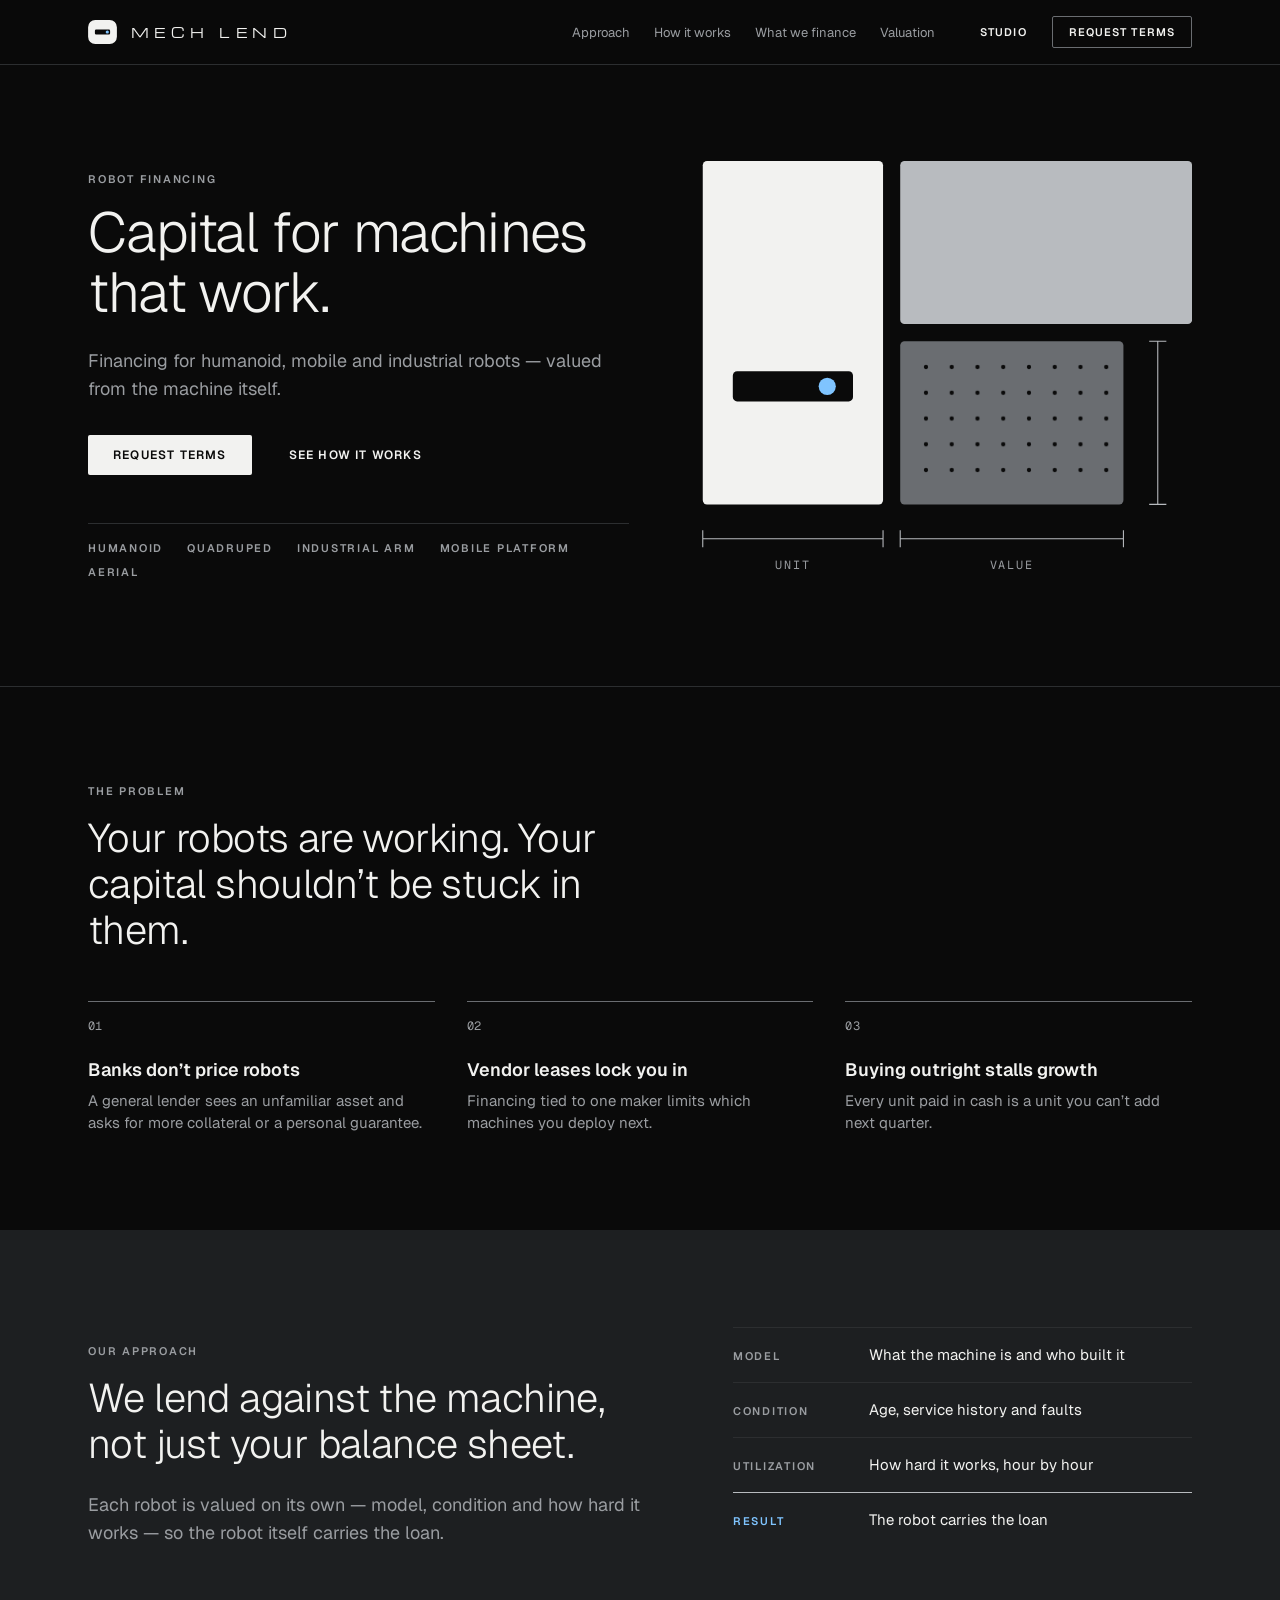
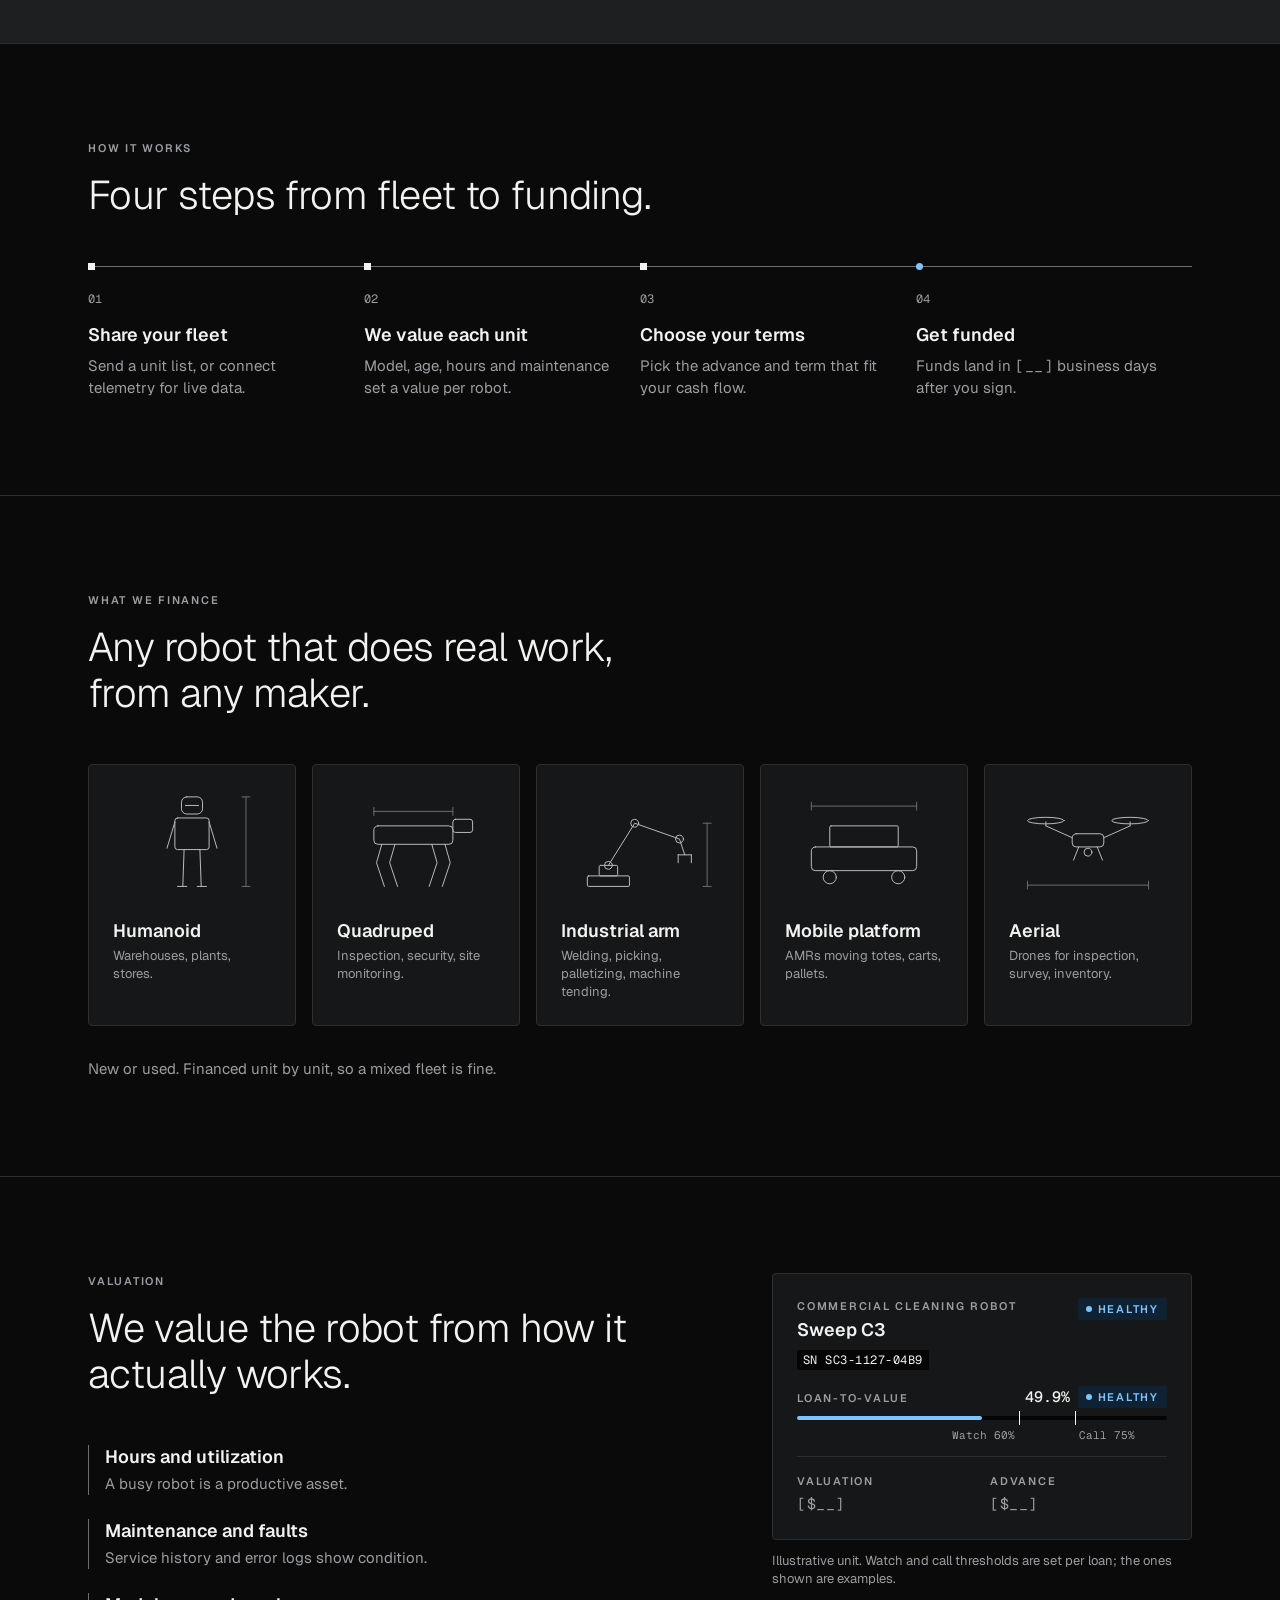
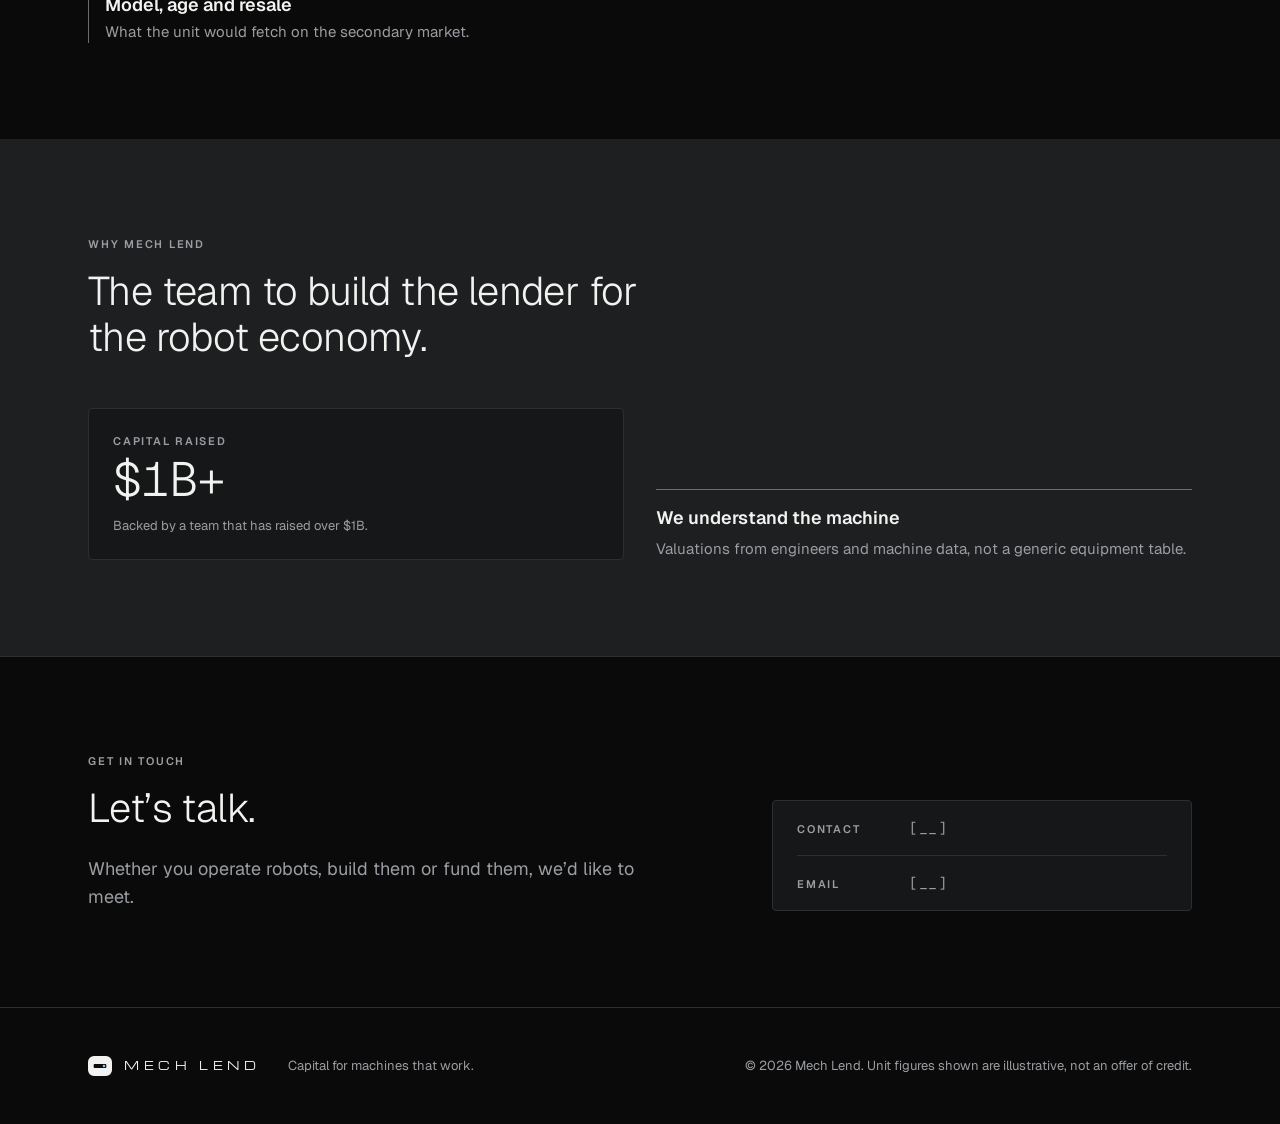
<file: index.html>
<!doctype html>
<html lang="en">
<head>
<meta charset="utf-8">
<meta name="viewport" content="width=device-width, initial-scale=1">
<title>Mech Lend — Capital for machines that work.</title>
<meta name="description" content="Financing for humanoid, mobile and industrial robots, valued from the machine itself. Any robot that does real work, from any maker.">
<meta name="color-scheme" content="dark light">
<meta name="theme-color" content="#0a0a0a">

<meta property="og:type" content="website">
<meta property="og:site_name" content="Mech Lend">
<meta property="og:title" content="Mech Lend — Capital for machines that work.">
<meta property="og:description" content="Financing for humanoid, mobile and industrial robots, valued from the machine itself.">
<meta name="robots" content="noindex, nofollow">
<meta property="og:url" content="https://alfred-pennyworth-ai.github.io/mech-lend-website/">
<meta property="og:image" content="https://alfred-pennyworth-ai.github.io/mech-lend-website/assets/og-image.png">
<meta property="og:image:width" content="1200">
<meta property="og:image:height" content="630">
<meta property="og:image:alt" content="The Mech Lend Visor mark on a black stage.">
<meta name="twitter:card" content="summary_large_image">
<meta name="twitter:title" content="Mech Lend — Capital for machines that work.">
<meta name="twitter:description" content="Financing for humanoid, mobile and industrial robots, valued from the machine itself.">
<meta name="twitter:image" content="https://alfred-pennyworth-ai.github.io/mech-lend-website/assets/og-image.png">

<link rel="icon" href="favicon.svg" type="image/svg+xml">
<link rel="apple-touch-icon" href="assets/apple-touch-icon.png">

<link rel="preconnect" href="https://fonts.googleapis.com">
<link rel="preconnect" href="https://fonts.gstatic.com" crossorigin>
<link rel="stylesheet" href="https://fonts.googleapis.com/css2?family=Michroma&family=Geist:wght@300..700&family=Geist+Mono:wght@400;500&display=swap">
<link rel="stylesheet" href="css/tokens.css">
<link rel="stylesheet" href="css/components.css">
<link rel="stylesheet" href="css/site.css">

<script>
  // Night is the default; Studio only if the visitor chose it before. Runs before paint to avoid a flash.
  try { if (localStorage.getItem('ml-theme') === 'light') document.documentElement.setAttribute('data-theme', 'light'); } catch (e) {}
  document.documentElement.classList.add('js');
</script>
<script src="js/site.js" defer></script>
</head>
<body>
<a class="skip" href="#main">Skip to content</a>

<header class="site-header">
  <div class="wrap header-row">
    <a class="brand" href="#top" aria-label="Mech Lend, home">
      <span class="ml-logo" style="gap:14px">
        <svg class="ml-logo-mark" viewBox="0 0 36 30" width="29" height="24" aria-hidden="true"><path class="mark-ink" fill-rule="evenodd" d="M9 0h18a9 9 0 0 1 9 9v12a9 9 0 0 1-9 9H9a9 9 0 0 1-9-9V9a9 9 0 0 1 9-9zM10 12h16a1.5 1.5 0 0 1 1.5 1.5v3a1.5 1.5 0 0 1-1.5 1.5H10a1.5 1.5 0 0 1-1.5-1.5v-3A1.5 1.5 0 0 1 10 12z"/><circle class="mark-light" cx="24" cy="15" r="2"/></svg>
        <span class="ml-logo-word" style="font-size:13px">MECH LEND</span>
      </span>
    </a>
    <nav class="site-nav" aria-label="Primary">
      <ul>
        <li><a href="#approach">Approach</a></li>
        <li><a href="#how-it-works">How it works</a></li>
        <li><a href="#what-we-finance">What we finance</a></li>
        <li><a href="#valuation">Valuation</a></li>
      </ul>
    </nav>
    <div class="header-actions">
      <button class="ml-btn ml-btn-quiet ml-btn-sm theme-toggle" type="button" aria-label="Switch to Studio theme">Studio</button>
      <a class="ml-btn ml-btn-secondary ml-btn-sm" href="#contact">Request terms</a>
    </div>
  </div>
</header>

<main id="main">

  <!-- 1 · Hero -->
  <section class="hero" id="top" aria-labelledby="hero-title">
    <div class="wrap hero-grid">
      <div class="hero-copy">
        <p class="label">Robot financing</p>
        <h1 id="hero-title" class="display">Capital for machines that work.</h1>
        <p class="lede">Financing for humanoid, mobile and industrial robots — valued from the machine itself.</p>
        <div class="actions">
          <a class="ml-btn ml-btn-primary" href="#contact">Request terms</a>
          <a class="ml-btn ml-btn-quiet" href="#how-it-works">See how it works</a>
        </div>
        <ul class="class-strip" aria-label="Robot classes we finance">
          <li>Humanoid</li><li>Quadruped</li><li>Industrial arm</li><li>Mobile platform</li><li>Aerial</li>
        </ul>
      </div>
      <div class="hero-art" aria-hidden="true">
        <svg viewBox="0 0 480 400" preserveAspectRatio="xMidYMid meet">
          <defs>
            <pattern id="dot-grid" width="24" height="24" patternUnits="userSpaceOnUse" x="220" y="180">
              <circle class="cut" cx="12" cy="12" r="2"/>
            </pattern>
          </defs>
          <!-- Visor slab: the mark's head, slot and one light, built at hero scale -->
          <rect class="ink" x="24" y="0" width="168" height="320" rx="4"/>
          <rect class="cut" x="52" y="196" width="112" height="28" rx="4"/>
          <circle class="light pulse" cx="140" cy="210" r="8"/>
          <!-- Modular blocks: brushed metal and steel with a 24px dot grid -->
          <rect class="metal" x="208" y="0" width="272" height="152" rx="4"/>
          <rect class="steel" x="208" y="168" width="208" height="152" rx="4"/>
          <rect x="220" y="180" width="184" height="128" fill="url(#dot-grid)"/>
          <!-- Spec-sheet dimension lines -->
          <g class="dim">
            <path d="M24 344v16M192 344v16M24 352h168"/>
            <path d="M208 344v16M416 344v16M208 352h208"/>
            <path d="M440 168h16M440 320h16M448 168v152"/>
          </g>
          <g class="dim-label">
            <text x="108" y="380" text-anchor="middle">UNIT</text>
            <text x="312" y="380" text-anchor="middle">VALUE</text>
          </g>
        </svg>
      </div>
    </div>
  </section>

  <!-- 4 · Problem -->
  <section class="section" id="problem" aria-labelledby="problem-title">
    <div class="wrap">
      <p class="label">The problem</p>
      <h2 id="problem-title" class="headline">Your robots are working. Your capital shouldn’t be stuck in them.</h2>
      <ol class="grid-3 points">
        <li>
          <span class="index">01</span>
          <h3>Banks don’t price robots</h3>
          <p>A general lender sees an unfamiliar asset and asks for more collateral or a personal guarantee.</p>
        </li>
        <li>
          <span class="index">02</span>
          <h3>Vendor leases lock you in</h3>
          <p>Financing tied to one maker limits which machines you deploy next.</p>
        </li>
        <li>
          <span class="index">03</span>
          <h3>Buying outright stalls growth</h3>
          <p>Every unit paid in cash is a unit you can’t add next quarter.</p>
        </li>
      </ol>
    </div>
  </section>

  <!-- 5 · Approach -->
  <section class="section band" id="approach" aria-labelledby="approach-title">
    <div class="wrap approach-grid">
      <div>
        <p class="label">Our approach</p>
        <h2 id="approach-title" class="headline">We lend against the machine, not just your balance sheet.</h2>
        <p class="lede">Each robot is valued on its own — model, condition and how hard it works — so the robot itself carries the loan.</p>
      </div>
      <dl class="factor-stack">
        <div><dt class="label">Model</dt><dd>What the machine is and who built it</dd></div>
        <div><dt class="label">Condition</dt><dd>Age, service history and faults</dd></div>
        <div><dt class="label">Utilization</dt><dd>How hard it works, hour by hour</dd></div>
        <div class="factor-result"><dt class="label">Result</dt><dd>The robot carries the loan</dd></div>
      </dl>
    </div>
  </section>

  <!-- 6 · How it works -->
  <section class="section" id="how-it-works" aria-labelledby="how-title">
    <div class="wrap">
      <p class="label">How it works</p>
      <h2 id="how-title" class="headline">Four steps from fleet to funding.</h2>
      <ol class="steps">
        <li>
          <span class="index">01</span>
          <h3>Share your fleet</h3>
          <p>Send a unit list, or connect telemetry for live data.</p>
        </li>
        <li>
          <span class="index">02</span>
          <h3>We value each unit</h3>
          <p>Model, age, hours and maintenance set a value per robot.</p>
        </li>
        <li>
          <span class="index">03</span>
          <h3>Choose your terms</h3>
          <p>Pick the advance and term that fit your cash flow.</p>
        </li>
        <li>
          <span class="index">04</span>
          <h3>Get funded</h3>
          <p>Funds land in <span class="tbd" title="To be confirmed">[__]</span> business days after you sign.</p>
        </li>
      </ol>
    </div>
  </section>

  <!-- 7 · What we finance -->
  <section class="section" id="what-we-finance" aria-labelledby="finance-title">
    <div class="wrap">
      <p class="label">What we finance</p>
      <h2 id="finance-title" class="headline">Any robot that does real work, from any maker.</h2>
      <ul class="classes">
        <li class="class-card">
          <svg class="spec" viewBox="0 0 120 80" aria-hidden="true">
            <rect x="52" y="6" width="16" height="13" rx="4"/><path d="M55 12.5h10"/>
            <rect x="47" y="22" width="26" height="24" rx="2"/>
            <path d="M47 25l-6 20M73 25l6 20M54 46l-1 28M66 46l1 28M49 74h7M64 74h7"/>
            <path class="dim" d="M98 6h6M98 74h6M101 6v68"/>
          </svg>
          <h3>Humanoid</h3>
          <p>Warehouses, plants, stores.</p>
        </li>
        <li class="class-card">
          <svg class="spec" viewBox="0 0 120 80" aria-hidden="true">
            <rect x="28" y="28" width="60" height="14" rx="3"/><rect x="88" y="23" width="15" height="10" rx="2"/>
            <path d="M34 42l-4 14 6 18M44 42l-4 14 6 18M72 42l4 14-6 18M82 42l4 14-6 18"/>
            <path class="dim" d="M28 14v6M88 14v6M28 17h60"/>
          </svg>
          <h3>Quadruped</h3>
          <p>Inspection, security, site monitoring.</p>
        </li>
        <li class="class-card">
          <svg class="spec" viewBox="0 0 120 80" aria-hidden="true">
            <rect x="20" y="66" width="32" height="8" rx="1"/><rect x="29" y="58" width="14" height="8" rx="1"/>
            <path d="M36 58l20-32 34 12 4 12"/>
            <circle cx="36" cy="58" r="3"/><circle cx="56" cy="26" r="3"/><circle cx="90" cy="38" r="3"/>
            <path d="M89 50h10M89 50v6M99 50v6"/>
            <path class="dim" d="M108 26h6M108 74h6M111 26v48"/>
          </svg>
          <h3>Industrial arm</h3>
          <p>Welding, picking, palletizing, machine tending.</p>
        </li>
        <li class="class-card">
          <svg class="spec" viewBox="0 0 120 80" aria-hidden="true">
            <rect x="34" y="28" width="52" height="16" rx="1"/>
            <rect x="20" y="44" width="80" height="18" rx="3"/>
            <circle cx="34" cy="67" r="5"/><circle cx="86" cy="67" r="5"/>
            <path class="dim" d="M20 10v6M100 10v6M20 13h80"/>
          </svg>
          <h3>Mobile platform</h3>
          <p>AMRs moving totes, carts, pallets.</p>
        </li>
        <li class="class-card">
          <svg class="spec" viewBox="0 0 120 80" aria-hidden="true">
            <rect x="48" y="34" width="24" height="10" rx="3"/>
            <path d="M48 37L28 28M72 37l20-9M28 28v-3M92 28v-3M53 44l-4 10M67 44l4 10"/>
            <ellipse cx="28" cy="24" rx="14" ry="2.5"/><ellipse cx="92" cy="24" rx="14" ry="2.5"/>
            <circle cx="60" cy="48" r="3"/>
            <path class="dim" d="M14 70v6M106 70v6M14 73h92"/>
          </svg>
          <h3>Aerial</h3>
          <p>Drones for inspection, survey, inventory.</p>
        </li>
      </ul>
      <p class="note">New or used. Financed unit by unit, so a mixed fleet is fine.</p>
    </div>
  </section>

  <!-- 8 · Valuation -->
  <section class="section" id="valuation" aria-labelledby="valuation-title">
    <div class="wrap valuation-grid">
      <div>
        <p class="label">Valuation</p>
        <h2 id="valuation-title" class="headline">We value the robot from how it actually works.</h2>
        <ul class="factors">
          <li>
            <h3>Hours and utilization</h3>
            <p>A busy robot is a productive asset.</p>
          </li>
          <li>
            <h3>Maintenance and faults</h3>
            <p>Service history and error logs show condition.</p>
          </li>
          <li>
            <h3>Model, age and resale</h3>
            <p>What the unit would fetch on the secondary market.</p>
          </li>
        </ul>
      </div>
      <figure class="unit">
        <article class="ml-card" aria-labelledby="unit-title">
          <div class="ml-card-head">
            <div>
              <div class="ml-card-class">Commercial cleaning robot</div>
              <h3 class="ml-card-title" id="unit-title">Sweep C3</h3>
              <span class="ml-serial">SN SC3-1127-04B9</span>
            </div>
            <span class="ml-badge ml-badge-safe">Healthy</span>
          </div>
          <div class="ml-meter" role="meter" aria-label="Loan-to-value" aria-valuenow="49.9" aria-valuemin="0" aria-valuemax="100" aria-valuetext="49.9%, Healthy">
            <div class="ml-meter-head">
              <span class="ml-meter-label">Loan-to-value</span>
              <span class="meter-readout">
                <span class="ml-meter-value">49.9%</span>
                <span class="ml-badge ml-badge-safe">Healthy</span>
              </span>
            </div>
            <div class="ml-meter-track">
              <div class="ml-meter-fill safe" style="width:49.9%"></div>
              <div class="ml-meter-tick" style="left:60%" title="Watch at 60%"></div>
              <div class="ml-meter-tick" style="left:75%" title="Margin call at 75%"></div>
            </div>
            <div class="ml-meter-scale">
              <span class="at-watch" style="left:60%">Watch 60%</span>
              <span class="at-call" style="left:75%">Call 75%</span>
            </div>
          </div>
          <div class="ml-card-stats unit-stats">
            <div class="ml-stat ml-stat-sm">
              <span class="ml-stat-label">Valuation</span>
              <span class="ml-stat-value"><span class="tbd" title="To be confirmed">[$__]</span></span>
            </div>
            <div class="ml-stat ml-stat-sm">
              <span class="ml-stat-label">Advance</span>
              <span class="ml-stat-value"><span class="tbd" title="To be confirmed">[$__]</span></span>
            </div>
          </div>
        </article>
        <figcaption>Illustrative unit. Watch and call thresholds are set per loan; the ones shown are examples.</figcaption>
      </figure>
    </div>
  </section>

  <!-- 9 · Why Mech Lend -->
  <section class="section band" id="why" aria-labelledby="why-title">
    <div class="wrap">
      <p class="label">Why Mech Lend</p>
      <h2 id="why-title" class="headline">The team to build the lender for the robot economy.</h2>
      <div class="track">
        <div class="ml-stat">
          <span class="ml-stat-label">Capital raised</span>
          <span class="ml-stat-value">$1B+</span>
          <span class="ml-stat-note">Backed by a team that has raised over $1B.</span>
        </div>
        <div class="why-point">
          <h3>We understand the machine</h3>
          <p>Valuations from engineers and machine data, not a generic equipment table.</p>
        </div>
      </div>
    </div>
  </section>

  <!-- 10 · Contact -->
  <section class="section contact" id="contact" aria-labelledby="contact-title">
    <div class="wrap contact-grid">
      <div>
        <p class="label">Get in touch</p>
        <h2 id="contact-title" class="headline">Let’s talk.</h2>
        <p class="lede">Whether you operate robots, build them or fund them, we’d like to meet.</p>
      </div>
      <!-- Replace the [__] placeholders with the real contact, then turn the email into a mailto: link. -->
      <dl class="contact-card ml-card">
        <div><dt class="label">Contact</dt><dd><span class="tbd" title="To be confirmed">[__]</span></dd></div>
        <div><dt class="label">Email</dt><dd><span class="tbd" title="To be confirmed">[__]</span></dd></div>
      </dl>
    </div>
  </section>

</main>

<footer class="site-footer">
  <div class="wrap footer-row">
    <span class="ml-logo" style="gap:12px">
      <svg class="ml-logo-mark" viewBox="0 0 36 30" width="24" height="20" aria-hidden="true"><path class="mark-ink" fill-rule="evenodd" d="M9 0h18a9 9 0 0 1 9 9v12a9 9 0 0 1-9 9H9a9 9 0 0 1-9-9V9a9 9 0 0 1 9-9zM10 12h16a1.5 1.5 0 0 1 1.5 1.5v3a1.5 1.5 0 0 1-1.5 1.5H10a1.5 1.5 0 0 1-1.5-1.5v-3A1.5 1.5 0 0 1 10 12z"/><circle class="mark-light" cx="24" cy="15" r="2"/></svg>
      <span class="ml-logo-word" style="font-size:11px">MECH LEND</span>
    </span>
    <p>Capital for machines that work.</p>
    <p class="fine">© <span data-year>2026</span> Mech Lend. Unit figures shown are illustrative, not an offer of credit.</p>
  </div>
</footer>
</body>
</html>
</file>
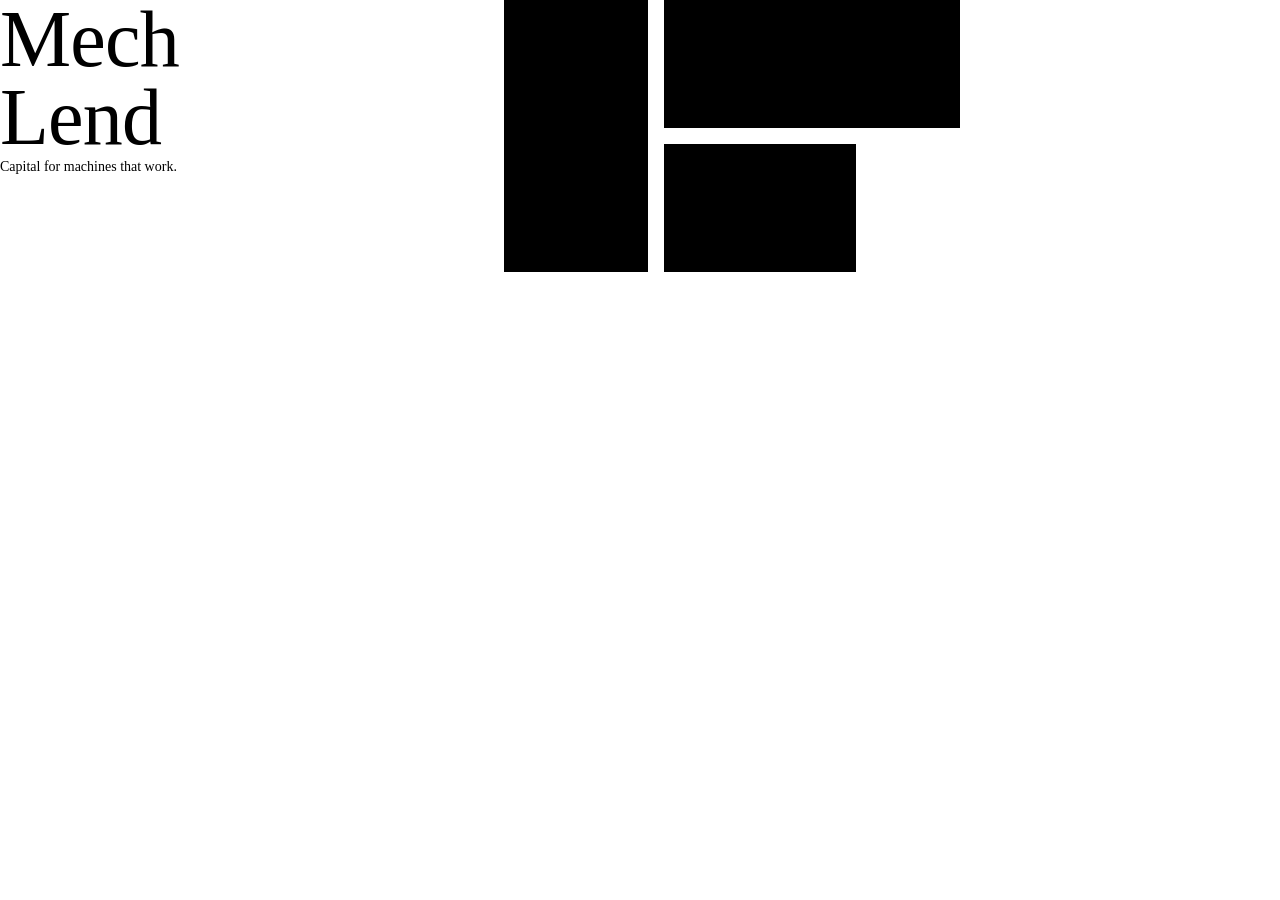
<file: design-system/components/Cover/preview.html>
<!-- @dsCard height=320 -->
<!doctype html>
<html lang="en">
<head>
<meta charset="utf-8">
<title>Mech Lend</title>
<style>
  html, body { margin:0; height:100%; }
  body { background:var(--surface); color:var(--ink); font-family:var(--font-sans); overflow:hidden; }
  .cover { position:relative; width:960px; height:320px; overflow:hidden; }
  .art { position:absolute; top:0; left:480px; width:480px; height:320px; }
  .art svg { display:block; width:480px; height:320px; }
  .ink { fill:var(--ink); }
  .metal { fill:var(--metal); }
  .steel { fill:var(--line-strong); }
  .light { fill:var(--signal); }
  .dot { fill:var(--surface); }
  .blk { rx:var(--radius-md); }
  .sq { rx:var(--radius-sm); }
  .words { position:absolute; left:var(--space-12); bottom:var(--space-8); max-width:440px; }
  .name { margin:0; font-family:var(--font-display); font-size:80px; line-height:.98; font-weight:400; letter-spacing:-.01em; color:var(--ink); }
  .tag { margin:var(--space-4) 0 0 2px; font-size:14px; line-height:20px; color:var(--ink-muted); }
</style>
</head>
<body>
<div class="cover">
<div class="art" aria-hidden="true">
<svg viewBox="0 0 480 320" width="480" height="320">
<!--
  blocks      ink 144×280 slab bled off the top, cut with the Visor's slot and lit by the one signal light (the mark's motif built from the scales) · metal 304×136 bled off top and right · line-strong 192×128 — ≈36% of 960×320
  arrangement one tall slab with a flush modular grid beside it, space-4 gutters, bottoms on one line space-12 above the edge
  pattern     dot grid cut from the ground at space-6 pitch on the line-strong block — "precise, technical, mono, a 4px grid": spec-sheet hardware, thin and exact
  scales      gutters space-4 (16), pitch space-6 (24), slot space-24 × space-6 with radius-md corners (a slit, not a pill), light 14 across, bottom space-12 (48); corners radius-md
-->
<rect class="ink blk" x="24" y="-8" width="144" height="280"/>
<rect class="dot blk" x="48" y="168" width="96" height="24"/>
<circle class="light" cx="124" cy="180" r="7"/>
<rect class="metal blk" x="184" y="-8" width="304" height="136"/>
<rect class="steel blk" x="184" y="144" width="192" height="128"/>
<g class="dot">
<circle cx="208" cy="168" r="2"/><circle cx="232" cy="168" r="2"/><circle cx="256" cy="168" r="2"/><circle cx="280" cy="168" r="2"/><circle cx="304" cy="168" r="2"/><circle cx="328" cy="168" r="2"/><circle cx="352" cy="168" r="2"/>
<circle cx="208" cy="192" r="2"/><circle cx="232" cy="192" r="2"/><circle cx="256" cy="192" r="2"/><circle cx="280" cy="192" r="2"/><circle cx="304" cy="192" r="2"/><circle cx="328" cy="192" r="2"/><circle cx="352" cy="192" r="2"/>
<circle cx="208" cy="216" r="2"/><circle cx="232" cy="216" r="2"/><circle cx="256" cy="216" r="2"/><circle cx="280" cy="216" r="2"/><circle cx="304" cy="216" r="2"/><circle cx="328" cy="216" r="2"/><circle cx="352" cy="216" r="2"/>
<circle cx="208" cy="240" r="2"/><circle cx="232" cy="240" r="2"/><circle cx="256" cy="240" r="2"/><circle cx="280" cy="240" r="2"/><circle cx="304" cy="240" r="2"/><circle cx="328" cy="240" r="2"/><circle cx="352" cy="240" r="2"/>
</g>
</svg>
</div>
<div class="words">
<h1 class="name">Mech<br>Lend</h1>
<p class="tag">Capital for machines that work.</p>
</div>
</div>
</body>
</html>
</file>
<file: css/tokens.css>
/* Mech Lend — generated from tokens.json (source of truth) */
:root {
  --surface: #0a0a0a;
  --surface-raised: #161718;
  --surface-sunken: #050505;
  --line: #2c2e30;
  --line-strong: #6a6d71;
  --ink: #f2f2f0;
  --ink-muted: #9a9da1;
  --primary: #f2f2f0;
  --on-primary: #0a0a0a;
  --metal: #b8bbbf;
  --graphite: #1d1f21;
  --on-graphite: #f2f2f0;
  --signal: #7fc4ff;
  --ltv-safe: var(--signal);
  --ltv-safe-soft: #0f2233;
  --ltv-watch: #f0c05a;
  --ltv-watch-soft: #2e2410;
  --ltv-call: #ff8a7a;
  --ltv-call-soft: #34130f;
  --focus: var(--signal);
  --font-display: Michroma, "Eurostile", "Helvetica Neue", Arial, sans-serif;
  --font-sans: Geist, "Helvetica Neue", Arial, sans-serif;
  --font-mono: "Geist Mono", ui-monospace, Menlo, monospace;
  --space-1: 4px;
  --space-2: 8px;
  --space-3: 12px;
  --space-4: 16px;
  --space-6: 24px;
  --space-8: 32px;
  --space-12: 48px;
  --space-24: 96px;
  --radius-sm: 2px;
  --radius-md: 4px;
  --radius-lg: 8px;
  --shadow-1: none;
  --shadow-2: 0 12px 32px rgba(0, 0, 0, 0.6);
}
[data-theme="light"] {
  --surface: #f4f4f2;
  --surface-raised: #ffffff;
  --surface-sunken: #e9e9e6;
  --line: #d9d9d6;
  --line-strong: #8a8d91;
  --ink: #111111;
  --ink-muted: #5f6266;
  --primary: #111111;
  --on-primary: #f4f4f2;
  --metal: #8a8d91;
  --graphite: #111111;
  --on-graphite: #f2f2f0;
  --signal: #0b63b6;
  --ltv-safe: var(--signal);
  --ltv-safe-soft: #dfecf8;
  --ltv-watch: #8a5a00;
  --ltv-watch-soft: #f6ecd4;
  --ltv-call: #b42318;
  --ltv-call-soft: #f9dcd8;
  --focus: var(--signal);
  --shadow-1: 0 1px 0 rgba(17, 17, 17, 0.05);
  --shadow-2: 0 12px 32px rgba(17, 17, 17, 0.12);
}
</file>
<file: css/components.css>
/* Mech Lend component styles, copied from design-system/components/bundle.css
   (static subset; fonts are loaded by index.html, not @import). */

/* Logo */
.ml-logo { display: inline-flex; align-items: center; color: var(--ink); }
.ml-logo-mark { display: block; flex: none; }
.ml-logo-word { font-family: var(--font-display); letter-spacing: .42em; margin-right: -.42em; line-height: 1; white-space: nowrap; }

/* Button */
.ml-btn { position: relative; font: inherit; font-size: 12px; font-weight: 600; letter-spacing: .1em; text-transform: uppercase; height: 40px; padding: 0 var(--space-6); border-radius: var(--radius-sm); border: 1px solid transparent; cursor: pointer; display: inline-flex; align-items: center; gap: var(--space-2); }
.ml-btn::after { content: ""; position: absolute; inset: -1px; border-radius: inherit; background: currentColor; opacity: 0; pointer-events: none; }
.ml-btn:hover::after { opacity: .1; }
.ml-btn:focus-visible { outline: 2px solid var(--focus); outline-offset: 2px; }
.ml-btn:disabled { opacity: .4; cursor: not-allowed; }
.ml-btn:disabled::after { opacity: 0; }
.ml-btn-sm { height: 32px; padding: 0 var(--space-4); font-size: 11px; }
.ml-btn-primary { background: var(--primary); color: var(--on-primary); }
.ml-btn-secondary { background: transparent; color: var(--ink); border-color: var(--line-strong); }
.ml-btn-quiet { background: transparent; color: var(--ink); }
.ml-btn-danger { background: transparent; color: var(--ltv-call); border-color: var(--ltv-call); }

/* LtvBadge */
.ml-badge { display: inline-flex; align-items: center; gap: 6px; height: 22px; padding: 0 var(--space-2); border-radius: var(--radius-sm); font-size: 11px; line-height: 16px; font-weight: 600; letter-spacing: .16em; text-transform: uppercase; white-space: nowrap; }
.ml-badge::before { content: ""; width: 6px; height: 6px; background: currentColor; }
.ml-badge-safe { background: var(--ltv-safe-soft); color: var(--ltv-safe); }
.ml-badge-safe::before { border-radius: 50%; }
.ml-badge-watch { background: var(--ltv-watch-soft); color: var(--ltv-watch); }
.ml-badge-watch::before { transform: rotate(45deg); }
.ml-badge-call { background: var(--ltv-call-soft); color: var(--ltv-call); }
.ml-badge-neutral { background: var(--surface-sunken); color: var(--ink-muted); }

/* LtvMeter */
.ml-meter { min-width: 240px; }
.ml-meter-head { display: flex; justify-content: space-between; align-items: baseline; margin-bottom: var(--space-2); }
.ml-meter-label { font-size: 11px; line-height: 16px; font-weight: 600; letter-spacing: .16em; text-transform: uppercase; color: var(--ink-muted); }
.ml-meter-value { font-family: var(--font-mono); font-size: 15px; font-weight: 500; font-variant-numeric: tabular-nums; }
.ml-meter-track { position: relative; height: 4px; background: var(--surface-sunken); border-radius: var(--radius-sm); }
.ml-meter-fill { position: absolute; left: 0; top: 0; bottom: 0; border-radius: var(--radius-sm); }
.ml-meter-fill.safe { background: var(--ltv-safe); }
.ml-meter-fill.watch { background: var(--ltv-watch); }
.ml-meter-fill.call { background: var(--ltv-call); }
.ml-meter-tick { position: absolute; top: -5px; bottom: -5px; width: 1px; background: var(--ink); }
.ml-meter-scale { position: relative; height: 16px; margin-top: var(--space-1); font-family: var(--font-mono); font-size: 11px; color: var(--ink-muted); }
.ml-meter-scale span { position: absolute; white-space: nowrap; }
.ml-meter-scale .at-watch { transform: translateX(-100%); padding-right: var(--space-1); }
.ml-meter-scale .at-call { padding-left: var(--space-1); }

/* Stat */
.ml-stat { display: flex; flex-direction: column; gap: var(--space-1); }
.ml-stat-label { font-size: 11px; line-height: 16px; font-weight: 600; letter-spacing: .16em; text-transform: uppercase; color: var(--ink-muted); }
.ml-stat-value { font-family: var(--font-mono); font-size: 32px; line-height: 36px; font-weight: 400; letter-spacing: -.02em; font-variant-numeric: tabular-nums; color: var(--ink); }
.ml-stat-sm .ml-stat-value { font-size: 15px; line-height: 22px; letter-spacing: 0; }
.ml-stat-note { font-size: 13px; line-height: 18px; color: var(--ink-muted); }

/* TextField */
.ml-field { display: flex; flex-direction: column; gap: var(--space-2); max-width: 320px; }
.ml-field-label { font-size: 11px; line-height: 16px; font-weight: 600; letter-spacing: .16em; text-transform: uppercase; color: var(--ink-muted); }
.ml-field-box { display: flex; align-items: center; height: 40px; background: var(--surface-raised); border: 1px solid var(--line-strong); border-radius: var(--radius-sm); padding: 0 var(--space-3); }
.ml-field-box:focus-within { outline: 2px solid var(--focus); outline-offset: 2px; }
.ml-field-box input { flex: 1; min-width: 0; border: 0; background: transparent; color: var(--ink); font: inherit; outline: none; }
.ml-field-box.mono input { font-family: var(--font-mono); font-variant-numeric: tabular-nums; }
.ml-field-unit { font-family: var(--font-mono); font-size: 13px; color: var(--ink-muted); }
.ml-field-unit.pre { margin-right: var(--space-2); }
.ml-field-unit.post { margin-left: var(--space-2); }
.ml-field-help { font-size: 13px; line-height: 18px; color: var(--ink-muted); }
.ml-field.error .ml-field-box { border-color: var(--ltv-call); }
.ml-field.error .ml-field-help { color: var(--ltv-call); }

/* CollateralCard */
.ml-card { background: var(--surface-raised); border: 1px solid var(--line); border-radius: var(--radius-md); box-shadow: var(--shadow-1); padding: var(--space-6); display: flex; flex-direction: column; gap: var(--space-4); max-width: 420px; }
.ml-card-head { display: flex; justify-content: space-between; align-items: flex-start; gap: var(--space-3); }
.ml-card-class { font-size: 11px; line-height: 16px; font-weight: 600; letter-spacing: .16em; text-transform: uppercase; color: var(--ink-muted); }
.ml-card-title { margin: 4px 0 0; font-size: 18px; line-height: 24px; font-weight: 600; }
.ml-serial { display: inline-block; margin-top: var(--space-2); font-family: var(--font-mono); font-size: 12px; line-height: 16px; letter-spacing: .04em; padding: 2px 6px; background: var(--surface-sunken); border-radius: var(--radius-sm); color: var(--ink); }
.ml-card-stats { display: grid; grid-template-columns: 1fr 1fr 1fr; gap: var(--space-4); padding-top: var(--space-4); border-top: 1px solid var(--line); }
.ml-card-foot { display: flex; gap: var(--space-3); }
</file>
<file: css/site.css>
/* Mech Lend marketing site. Tokens come from tokens.css; component classes (ml-*) from components.css. */

*, *::before, *::after { box-sizing: border-box; }
html { scroll-behavior: smooth; -webkit-text-size-adjust: 100%; }
body {
  margin: 0;
  font-family: var(--font-sans);
  font-size: 15px;
  line-height: 22px;
  background: var(--surface);
  color: var(--ink);
  -webkit-font-smoothing: antialiased;
}
h1, h2, h3, p, ol, ul, dl, dd, figure { margin: 0; }
ol, ul { padding: 0; list-style: none; }
a { color: var(--signal); }
svg { display: block; }

/* Focus: 2px solid status light, 2px offset, on every interactive element */
:focus-visible { outline: 2px solid var(--focus); outline-offset: 2px; }
a.ml-btn { text-decoration: none; }

.skip {
  position: absolute; left: var(--space-4); top: -100px; z-index: 20;
  padding: var(--space-2) var(--space-4);
  background: var(--primary); color: var(--on-primary);
  border-radius: var(--radius-sm); font-weight: 600;
}
.skip:focus { top: var(--space-4); }

/* Layout */
.wrap { max-width: 1200px; margin: 0 auto; padding: 0 var(--space-12); }
.section { padding: var(--space-24) 0; border-top: 1px solid var(--line); scroll-margin-top: 64px; }
.band { background: var(--graphite); color: var(--on-graphite); border-top-color: transparent; }
/* Studio graphite is black, so the band borrows Night values to keep contrast */
[data-theme="light"] .band { --ink: var(--on-graphite); --ink-muted: #9a9da1; --line: #2c2e30; --line-strong: #6a6d71; --metal: #b8bbbf; --surface-raised: #1d1f21; --surface-sunken: #050505; --signal: #7fc4ff; --focus: #7fc4ff; --shadow-1: none; }

/* Type, from tokens.json */
.label { font-size: 11px; line-height: 16px; font-weight: 600; letter-spacing: .16em; text-transform: uppercase; color: var(--ink-muted); }
.display { font-size: 56px; line-height: 60px; font-weight: 300; letter-spacing: -.02em; }
.headline { font-size: 40px; line-height: 46px; font-weight: 300; letter-spacing: -.015em; max-width: 22ch; }
h3 { font-size: 18px; line-height: 24px; font-weight: 600; }
.lede { font-size: 18px; line-height: 28px; color: var(--ink-muted); max-width: 46ch; }
.note { margin-top: var(--space-8); color: var(--ink-muted); }
.label + .display, .label + .headline { margin-top: var(--space-4); }
.index { display: block; font-family: var(--font-mono); font-size: 12px; line-height: 16px; letter-spacing: .04em; color: var(--ink-muted); }

/* Unknown facts from the deck, shown as visible placeholders */
.tbd { font-family: var(--font-mono); color: var(--ink-muted); letter-spacing: .04em; }

/* Header */
.site-header {
  position: sticky; top: 0; z-index: 10;
  background: color-mix(in srgb, var(--surface) 92%, transparent);
  -webkit-backdrop-filter: blur(8px); backdrop-filter: blur(8px);
  border-bottom: 1px solid var(--line);
}
.header-row { display: flex; align-items: center; gap: var(--space-8); height: 64px; }
.brand { display: inline-flex; padding: var(--space-1) 0; color: var(--ink); text-decoration: none; border-radius: var(--radius-sm); }
.mark-ink { fill: var(--ink); }
.mark-light { fill: var(--signal); }
.site-nav { margin-left: auto; }
.site-nav ul { display: flex; gap: var(--space-6); }
.site-nav a { color: var(--ink-muted); text-decoration: none; font-size: 13px; line-height: 18px; border-radius: var(--radius-sm); }
.site-nav a:hover { color: var(--ink); }
.header-actions { display: flex; align-items: center; gap: var(--space-3); }
.theme-toggle { padding: 0 var(--space-3); }
html:not(.js) .theme-toggle { display: none; }

/* Hero */
.hero { padding: var(--space-24) 0; }
.hero-grid { display: grid; grid-template-columns: minmax(0, 1.05fr) minmax(0, 1fr); gap: var(--space-12); align-items: center; }
.hero .lede { margin-top: var(--space-6); }
.actions { display: flex; flex-wrap: wrap; gap: var(--space-3); margin-top: var(--space-8); }
.class-strip { display: flex; flex-wrap: wrap; gap: var(--space-2) var(--space-6); margin-top: var(--space-12); padding-top: var(--space-4); border-top: 1px solid var(--line); }
.class-strip li { font-size: 11px; line-height: 16px; font-weight: 600; letter-spacing: .16em; text-transform: uppercase; color: var(--ink-muted); }
.hero-art svg { width: 100%; height: auto; max-height: 520px; }
.hero-art .ink { fill: var(--ink); }
.hero-art .metal { fill: var(--metal); }
.hero-art .steel { fill: var(--line-strong); }
.hero-art .cut { fill: var(--surface); }
.hero-art .light { fill: var(--signal); }
.hero-art .dim { fill: none; stroke: var(--metal); stroke-width: 1; }
.hero-art .dim-label { font-family: var(--font-mono); font-size: 11px; letter-spacing: .16em; fill: var(--ink-muted); }

/* Numbered points */
.grid-3 { display: grid; grid-template-columns: repeat(3, minmax(0, 1fr)); gap: var(--space-8); }
.points { margin-top: var(--space-12); }
.points li { padding-top: var(--space-4); border-top: 1px solid var(--line-strong); }
.points h3 { margin-top: var(--space-6); }
.points p { margin-top: var(--space-2); color: var(--ink-muted); }

/* Approach */
.approach-grid { display: grid; grid-template-columns: minmax(0, 1.3fr) minmax(0, 1fr); gap: var(--space-12); align-items: end; }
.approach-grid .lede { margin-top: var(--space-6); }
.factor-stack > div { display: grid; grid-template-columns: 120px 1fr; gap: var(--space-4); padding: var(--space-4) 0; border-top: 1px solid var(--line); align-items: baseline; }
.factor-stack dd { color: var(--ink); }
.factor-stack .factor-result { border-top: 1px solid var(--metal); }
.factor-result dt { color: var(--signal); }

/* Steps */
.steps { display: grid; grid-template-columns: repeat(4, minmax(0, 1fr)); margin-top: var(--space-12); counter-reset: step; }
.steps li { position: relative; padding: var(--space-6) var(--space-6) 0 0; border-top: 1px solid var(--line-strong); }
.steps li::before { content: ""; position: absolute; left: 0; top: -4px; width: 7px; height: 7px; background: var(--ink); }
.steps li:last-child::before { background: var(--signal); border-radius: 50%; }
.steps h3 { margin-top: var(--space-4); }
.steps p { margin-top: var(--space-2); color: var(--ink-muted); }

/* What we finance */
.classes { display: grid; grid-template-columns: repeat(5, minmax(0, 1fr)); gap: var(--space-4); margin-top: var(--space-12); }
.class-card { background: var(--surface-raised); border: 1px solid var(--line); border-radius: var(--radius-md); box-shadow: var(--shadow-1); padding: var(--space-6); }
.class-card p { margin-top: var(--space-1); font-size: 13px; line-height: 18px; color: var(--ink-muted); }
.spec { width: 100%; height: auto; margin-bottom: var(--space-6); fill: none; stroke: var(--metal); stroke-width: 1; stroke-linejoin: round; stroke-linecap: round; }
.spec * { vector-effect: non-scaling-stroke; }
.spec .dim { stroke: var(--line-strong); }

/* Valuation */
.valuation-grid { display: grid; grid-template-columns: minmax(0, 1fr) minmax(0, 420px); gap: var(--space-12); align-items: start; }
.factors { margin-top: var(--space-12); display: grid; gap: var(--space-6); }
.factors li { padding-left: var(--space-4); border-left: 1px solid var(--line-strong); }
.factors p { margin-top: var(--space-1); color: var(--ink-muted); }
.unit .ml-card { max-width: none; }
.unit figcaption { margin-top: var(--space-3); font-size: 13px; line-height: 18px; color: var(--ink-muted); }
.meter-readout { display: flex; gap: var(--space-2); align-items: center; }
.unit-stats { grid-template-columns: 1fr 1fr; }
.js .unit .ml-meter-fill { transition: width 900ms cubic-bezier(.2, .7, .2, 1); }
.js .unit:not(.is-visible) .ml-meter-fill { width: 0 !important; }

/* Why Mech Lend */
.track { display: grid; grid-template-columns: repeat(2, minmax(0, 1fr)); gap: var(--space-8); margin-top: var(--space-12); align-items: end; }
.track .ml-stat { padding: var(--space-6); background: var(--surface-raised); border: 1px solid var(--line); border-radius: var(--radius-md); }
.track .ml-stat-value { font-size: 48px; line-height: 52px; font-weight: 300; }
.track .ml-stat-note { max-width: 44ch; margin-top: var(--space-2); }
.why-point { padding-top: var(--space-4); border-top: 1px solid var(--line-strong); }
.why-point p { margin-top: var(--space-2); color: var(--ink-muted); }

/* Contact */
.contact-grid { display: grid; grid-template-columns: minmax(0, 1fr) minmax(0, 420px); gap: var(--space-12); align-items: end; }
.contact .lede { margin-top: var(--space-6); }
.contact-card { gap: 0; padding: 0 var(--space-6); max-width: none; }
.contact-card > div { display: grid; grid-template-columns: 96px 1fr; gap: var(--space-4); padding: var(--space-4) 0; align-items: baseline; }
.contact-card > div + div { border-top: 1px solid var(--line); }

/* Footer */
.site-footer { border-top: 1px solid var(--line); padding: var(--space-12) 0; color: var(--ink-muted); font-size: 13px; line-height: 18px; }
.footer-row { display: flex; flex-wrap: wrap; align-items: center; gap: var(--space-4) var(--space-8); }
.footer-row .fine { margin-left: auto; }

/* Restrained motion: the status light breathes, slowly */
@keyframes breathe { 0%, 100% { opacity: 1; } 50% { opacity: .55; } }
.pulse { animation: breathe 4s ease-in-out infinite; }

@media (prefers-reduced-motion: reduce) {
  html { scroll-behavior: auto; }
  .pulse { animation: none; }
  .js .unit .ml-meter-fill { transition: none; }
  .js .unit:not(.is-visible) .ml-meter-fill { width: 49.9% !important; }
}

/* Tablet */
@media (max-width: 1080px) {
  .site-nav { display: none; }
  .header-actions { margin-left: auto; }
  .classes { grid-template-columns: repeat(3, minmax(0, 1fr)); }
  .steps { grid-template-columns: repeat(2, minmax(0, 1fr)); row-gap: var(--space-8); }
}
@media (max-width: 880px) {
  .hero-grid, .approach-grid, .valuation-grid, .contact-grid { grid-template-columns: 1fr; }
  .hero-art { max-width: 480px; }
  .grid-3, .track { grid-template-columns: 1fr; }
}

/* Mobile: space-4 gutter */
@media (max-width: 600px) {
  .wrap { padding: 0 var(--space-4); }
  .section, .hero { padding: var(--space-12) 0; }
  .display { font-size: 40px; line-height: 46px; letter-spacing: -.015em; }
  .headline { font-size: 30px; line-height: 36px; }
  .lede { font-size: 15px; line-height: 22px; }
  .header-row { gap: var(--space-3); }
  .header-actions .ml-btn-secondary { display: none; }
  .classes, .steps { grid-template-columns: 1fr; }
  .class-card { display: grid; grid-template-columns: 96px 1fr; gap: 0 var(--space-4); align-items: center; padding: var(--space-4); }
  .class-card .spec { grid-row: span 2; margin: 0; }
  .class-card h3 { align-self: end; }
  .class-card p { align-self: start; }
  .track .ml-stat-value { font-size: 40px; line-height: 44px; }
  .footer-row .fine { margin-left: 0; }
}
</file>
